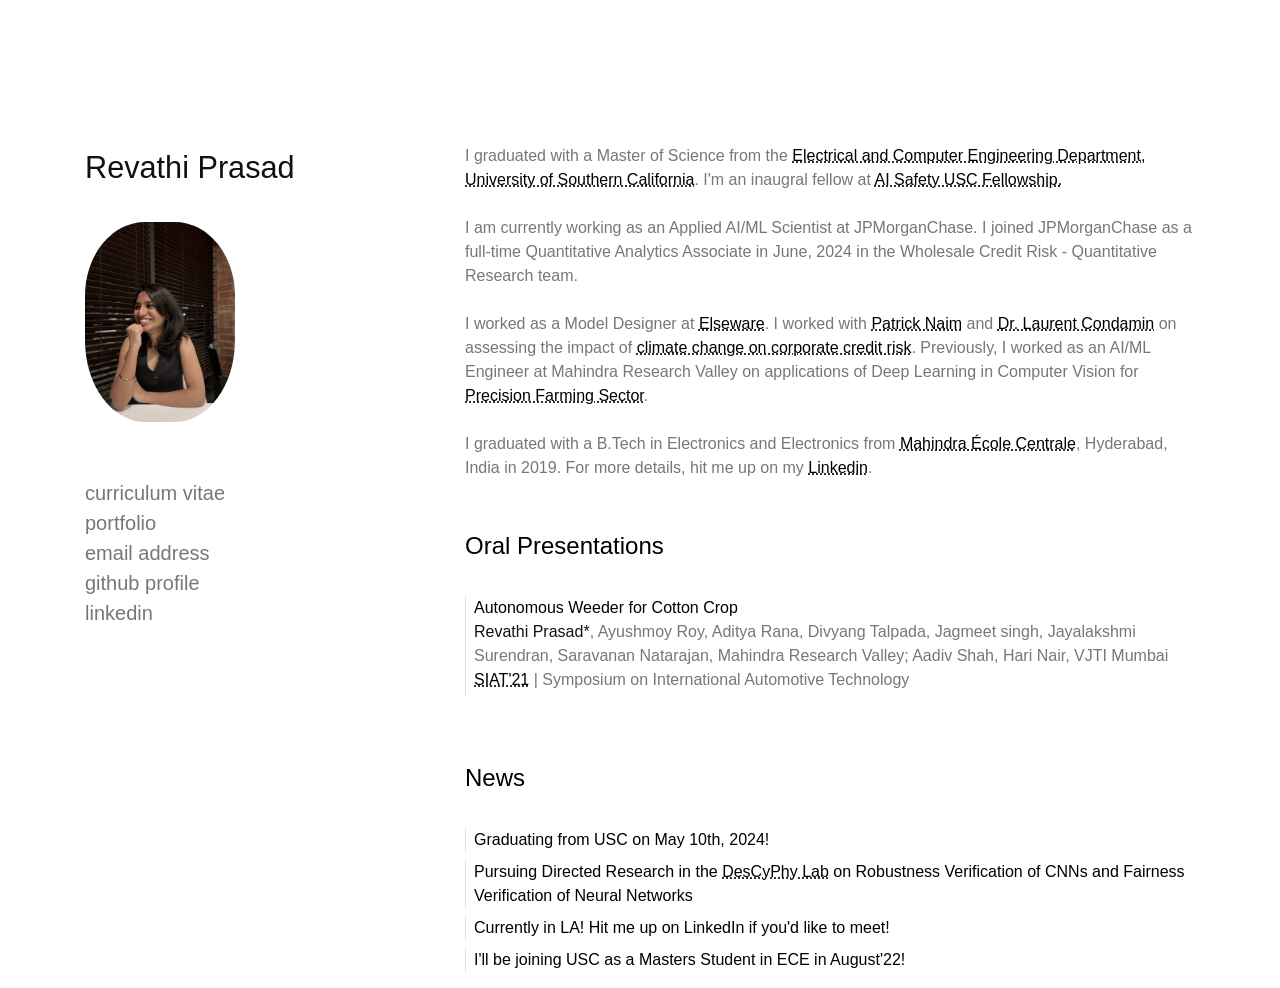
<file: index.html>
<!doctype html>
<html lang="en">
  <head>

    <!-- Required meta tags -->
    <meta charset="utf-8">
    <meta name="viewport" content="width=device-width, initial-scale=1, shrink-to-fit=no">
    <!--<meta name="description" content="AI Center Fellow, Microsoft Research India">-->
    <meta name="author" content="Revathi Prasad">
    <meta name="theme-color" content="#222222">

    <!--<link rel="apple-touch-icon" sizes="180x180" href="images/nicons/AppleIcon.png">
    <link rel="icon" type="image/png" sizes="32x32" href="images/nicons/AppleIcon_32x32.png">
    <link rel="icon" type="image/png" sizes="16x16" href="images/nicons/AppleIcon_16x16.png">-->

    <!-- Bootstrap CSS -->
    <link rel="stylesheet" href="https://stackpath.bootstrapcdn.com/bootstrap/4.4.1/css/bootstrap.min.css" integrity="sha384-Vkoo8x4CGsO3+Hhxv8T/Q5PaXtkKtu6ug5TOeNV6gBiFeWPGFN9MuhOf23Q9Ifjh" crossorigin="anonymous">
    <link rel="stylesheet" href="assets/style-3.css">
      
    <title>Revathi Prasad</title>
  </head>
  <body>
    <!-- <h1>Hello, world!</h1> -->
    <div class="container pt-5 allstuffp">
        <div class="row pt-5 allstuff">
            <div class="col-md-4 pt-5">
                <div class="fixed-posi">
                <p class="name">Revathi Prasad</p>
                <img src="images/IMG_1206.jpeg" class="profilepic pt-3 pb-2">
                <div class="pt-5 menur"><a class="menulink" target="_blank" href="assets/Prasad, Revathi CV.pdf">curriculum vitae</a></div>
                <div class=""><a class="menulink" href="portfolio.html">portfolio</a></div>
                <!--<div class=""><a class="menulink" target="_blank" href="https://scholar.google.com/citations?user=HsyMg08AAAAJ">google scholar</a></div>-->
                <div class=""><a class="menulink" target="_blank" href="mailto:revathi.9781@gmail.com">email address</a></div>
                <div class=""><a class="menulink" target="_blank" href="https://github.com/revathi-prasad">github profile</a></div>
                <div class=""><a class="menulink" target="_blank" href="https://www.linkedin.com/in/revathi-prasad/">linkedin</a></div>
                <!--<div class=""><a class="menulink" target="_blank" href="https://twitter.com/sebastinsanty">twitter</a></div>-->
                

                <!-- <div class="pt-5">usercontext</div> -->
                <!-- <div class="">travel history</div> -->
                <!-- <div class="">this template</div> -->
                </div>
        </div>
            <div class="col-md-8 pt-5 about">
              I graduated with a Master of Science from the <a class="in-text" href="https://minghsiehece.usc.edu" target="_blank">Electrical and Computer Engineering Department, University of Southern California</a>. I'm an inaugral fellow at <a class="in-text" href="https://www.aisafetyusc.com" target="_blank">AI Safety USC Fellowship.</a>
              <br><br>

              I am currently working as an Applied AI/ML Scientist at JPMorganChase. I joined JPMorganChase as a full-time Quantitative Analytics Associate in June, 2024 in the Wholesale Credit Risk - Quantitative Research team. <br><br>
              
              I worked as a Model Designer at <a class="in-text" href="https://www.elseware.fr/consulting" target="_blank">Elseware</a>. I worked with <a class="in-text"
                     href="https://www.researchgate.net/profile/Patrick-Naim" target="_blank">Patrick Naim</a> and <a class="in-text" href="https://www.researchgate.net/profile/Laurent-Condamin"
                     target="_blank">Dr. Laurent Condamin</a> on assessing the impact of <a class="in-text" href="https://www.elseware.fr/research"
                     target="_blank">climate change on corporate credit risk</a>. Previously, I worked as an AI/ML Engineer at Mahindra Research Valley on applications of Deep Learning in Computer Vision for 
                     <a class="in-text" href="https://www.mahindra.com/news-room/press-release/mahindra-and-mahindra-unveils-unique-precision-farming-solutions-at-agritechnica-2019" target="_blank">Precision Farming Sector</a>.<br> <br> 

                 I graduated with a B.Tech in Electronics and Electronics from <a class="in-text"
                     href="https://www.mahindraecolecentrale.edu.in" target="_blank">Mahindra École Centrale</a>, Hyderabad, India in 2019. For more
                 details, <!--check my <a class="in-text" href="assets/sebastin_cv.pdf" target="_blank">CV</a> or --> hit me up
                 on my <a class="in-text" href="https://www.linkedin.com/in/revathi-prasad/">Linkedin</a>.

                 <p class="header pt-5">Oral Presentations</p>
                 <div class="py-2">
                 <p class="paper my-2 pl-2">
                     <span class="papertitle">Autonomous Weeder for Cotton Crop</span><br>
                     <span class="thisauthor">Revathi Prasad*</span>, Ayushmoy Roy, Aditya Rana, Divyang Talpada, Jagmeet singh, Jayalakshmi Surendran, Saravanan Natarajan, Mahindra Research Valley; Aadiv Shah, Hari Nair, VJTI Mumbai
                     <span class="conf"><a class="confshort" href="https://siat.araiindia.com">SIAT'21</a> | Symposium on International Automotive Technology</span><br>
                   
                 </p>
                </div>
              

             <p class="header pt-5">News</p>
             <div class="py-2">
             <p class="paper my-2 pl-2">
             <span class="papertitle">Graduating from USC on May 10th, 2024!</span><br>
             </p>
             <p class="paper my-2 pl-2">
             <span class="papertitle">Pursuing Directed Research in the <a class="in-text" href="https://descyphy.usc.edu" target="_blank">DesCyPhy Lab</a> on Robustness Verification of CNNs and Fairness Verification of Neural Networks</span><br>
             </p>
             <p class="paper my-2 pl-2">
             <span class="papertitle">Currently in LA! Hit me up on LinkedIn if you'd like to meet!</span><br>
             </p>
             <p class="paper my-2 pl-2">
             <span class="papertitle">I'll be joining USC as a Masters Student in ECE in August'22!</span><br>
             </p>
             </div>
              
            </div>
        </div>
    </div>

    <!-- Optional JavaScript -->
    <!-- jQuery first, then Popper.js, then Bootstrap JS -->
    <script src="https://code.jquery.com/jquery-3.4.1.slim.min.js" integrity="sha384-J6qa4849blE2+poT4WnyKhv5vZF5SrPo0iEjwBvKU7imGFAV0wwj1yYfoRSJoZ+n" crossorigin="anonymous"></script>
    <script src="https://cdn.jsdelivr.net/npm/popper.js@1.16.0/dist/umd/popper.min.js" integrity="sha384-Q6E9RHvbIyZFJoft+2mJbHaEWldlvI9IOYy5n3zV9zzTtmI3UksdQRVvoxMfooAo" crossorigin="anonymous"></script>
    <script src="https://stackpath.bootstrapcdn.com/bootstrap/4.4.1/js/bootstrap.min.js" integrity="sha384-wfSDF2E50Y2D1uUdj0O3uMBJnjuUD4Ih7YwaYd1iqfktj0Uod8GCExl3Og8ifwB6" crossorigin="anonymous"></script>
    <script src="assets/style-3.js"></script>
</body>
</html>
</file>
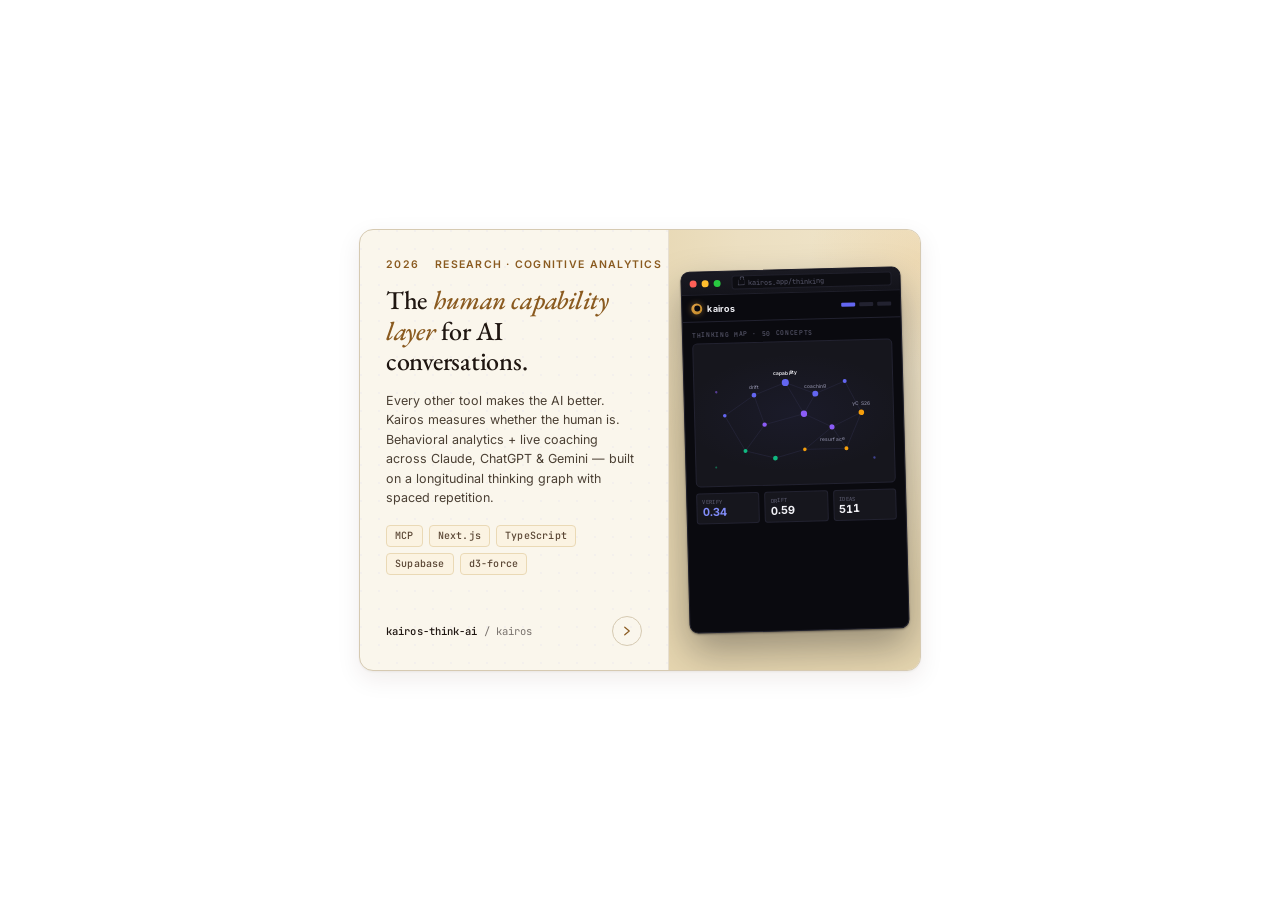
<file: cards/KairosCard.html>
<!doctype html>
<html lang="en">
<head>
<meta charset="utf-8">
<title>Kairos — portfolio card</title>
<link rel="preconnect" href="https://fonts.googleapis.com">
<link rel="preconnect" href="https://fonts.gstatic.com" crossorigin>
<link href="https://fonts.googleapis.com/css2?family=EB+Garamond:ital,wght@0,400;0,500;0,600;1,400&family=Inter:wght@400;500;600;700&family=JetBrains+Mono:wght@400;500&display=swap" rel="stylesheet">
<style>
  :root {
    --ink: #1f1611;
    --paper: #faf6ec;
    --paper-deep: #f4ecdc;
    --muted: #78716c;
    --border: #e7dfd0;
    --border-strong: #d6cab2;

    /* Kairos accents (lifted from packages/web/src/app/globals.css) */
    --kairos-gold: #E5A54B;
    --kairos-gold-hover: #F0B560;
    --kairos-indigo: #6366F1;
    --kairos-indigo-soft: #818CF8;
    --kairos-bg: #0A0A0F;
    --kairos-surface: #16161D;
    --kairos-elevated: #1C1C25;
    --kairos-border: #2A2A38;
    --kairos-border-subtle: #222230;
    --kairos-text: #F0F0F5;
    --kairos-text-2: #8888A0;
    --kairos-text-3: #555568;

    --shadow-card: 0 1px 2px rgba(60,30,10,0.05), 0 8px 24px rgba(60,30,10,0.08);
    --shadow-card-hover: 0 2px 4px rgba(60,30,10,0.06), 0 18px 40px rgba(60,30,10,0.14);
    --shadow-window: 0 1px 2px rgba(0,0,0,0.4), 0 18px 38px rgba(10,10,15,0.35);
  }

  html, body {
    margin: 0;
    background: #ffffff;
    min-height: 100vh;
    display: grid;
    place-items: center;
    font-family: "Inter", -apple-system, system-ui, sans-serif;
    color: var(--ink);
    -webkit-font-smoothing: antialiased;
  }

  .pcard {
    --w: 560px;
    --h: 440px;
    width: var(--w);
    height: var(--h);
    display: grid;
    grid-template-columns: 1fr 252px;
    background: var(--paper);
    border: 1px solid var(--border-strong);
    border-radius: 14px;
    box-shadow: var(--shadow-card);
    overflow: hidden;
    text-decoration: none;
    color: inherit;
    position: relative;
    isolation: isolate;
    transition: transform .35s cubic-bezier(.2,.7,.2,1),
                box-shadow .35s cubic-bezier(.2,.7,.2,1),
                border-color .35s ease;
  }
  .pcard:hover {
    transform: translateY(-3px);
    box-shadow: var(--shadow-card-hover);
    border-color: #b8a47e;
  }

  .pcard::before {
    content: "";
    position: absolute;
    inset: 0;
    background-image:
      radial-gradient(circle at 1px 1px, rgba(99,102,241,0.04) 1px, transparent 0);
    background-size: 18px 18px;
    pointer-events: none;
    z-index: 0;
  }

  .pcard-left {
    position: relative;
    z-index: 1;
    padding: 28px 26px 24px;
    display: flex;
    flex-direction: column;
    justify-content: center;
    gap: 14px;
    min-width: 0;
  }

  .meta {
    display: flex;
    align-items: center;
    gap: 8px;
    font-family: "Inter", sans-serif;
    font-size: 10.5px;
    font-weight: 600;
    letter-spacing: 0.12em;
    text-transform: uppercase;
    color: #8a5a1f;
    white-space: nowrap;
  }
  .meta .dot {
    width: 4px; height: 4px; border-radius: 50%;
    background: #c08a3a;
    opacity: 0.6;
  }

  .title {
    font-family: "EB Garamond", "Iowan Old Style", Georgia, serif;
    font-weight: 500;
    font-size: 26px;
    line-height: 1.18;
    letter-spacing: -0.01em;
    color: var(--ink);
    margin: 0;
    text-wrap: pretty;
  }
  .title em {
    font-style: italic;
    color: #8a5a1f;
  }

  .sub {
    font-family: "Inter", sans-serif;
    font-size: 12.5px;
    line-height: 1.55;
    color: #4a3f33;
    margin: 0;
    text-wrap: pretty;
  }

  .chips {
    display: flex;
    flex-wrap: wrap;
    gap: 6px;
    margin-top: 4px;
  }
  .tchip {
    font-family: "JetBrains Mono", monospace;
    font-size: 10px;
    font-weight: 500;
    letter-spacing: 0.02em;
    color: #5a4634;
    background: #fbf3e2;
    border: 1px solid #ead9b5;
    padding: 4px 8px;
    border-radius: 4px;
    line-height: 1.2;
    white-space: nowrap;
  }

  .pcard-foot {
    margin-top: auto;
    display: flex;
    align-items: center;
    justify-content: space-between;
    padding-top: 14px;
  }
  .repo {
    font-family: "JetBrains Mono", monospace;
    font-size: 10.5px;
    color: var(--muted);
    letter-spacing: 0.01em;
  }
  .repo strong { color: var(--ink); font-weight: 500; }
  .arrow {
    width: 28px; height: 28px;
    border-radius: 50%;
    border: 1px solid var(--border-strong);
    display: grid; place-items: center;
    color: #8a5a1f;
    transition: transform .35s cubic-bezier(.2,.7,.2,1),
                background .35s ease, color .35s ease, border-color .35s ease;
  }
  .pcard:hover .arrow {
    background: var(--kairos-gold);
    border-color: var(--kairos-gold);
    color: #fff;
    transform: translateX(2px);
  }
  .arrow svg { width: 12px; height: 12px; }

  .pcard-right {
    position: relative;
    z-index: 1;
    background:
      radial-gradient(120% 80% at 100% 0%, #f0e6cc 0%, #ecdfc1 60%, #e6d6b0 100%);
    border-left: 1px solid var(--border);
    display: grid;
    place-items: center;
    overflow: hidden;
    padding: 0;
  }

  .pcard-right::before {
    content: "";
    position: absolute;
    width: 240px; height: 240px;
    right: -120px; top: -90px;
    border-radius: 50%;
    background: radial-gradient(circle, rgba(229,165,75,0.18) 0%, transparent 65%);
    pointer-events: none;
  }

  .win {
    width: 218px;
    height: 360px;
    background: var(--kairos-bg);
    border-radius: 9px;
    box-shadow: var(--shadow-window);
    overflow: hidden;
    transform: rotate(-1.5deg);
    transition: transform .55s cubic-bezier(.2,.7,.2,1);
    display: flex;
    flex-direction: column;
    border: 1px solid #1f1f2a;
  }
  .pcard:hover .win {
    transform: rotate(0deg) translateY(-2px);
  }

  .win-chrome {
    height: 22px;
    background: linear-gradient(180deg, #1a1a22 0%, #14141b 100%);
    border-bottom: 1px solid #1f1f2a;
    display: flex;
    align-items: center;
    padding: 0 8px;
    gap: 5px;
    flex: 0 0 auto;
  }
  .traffic { width: 7px; height: 7px; border-radius: 50%; }
  .traffic.r { background: #ff5f57; }
  .traffic.y { background: #ffbd2e; }
  .traffic.g { background: #28c840; }
  .url {
    flex: 1;
    margin-left: 6px;
    height: 12px;
    background: #0d0d12;
    border: 1px solid #1f1f2a;
    border-radius: 3px;
    font-family: "JetBrains Mono", monospace;
    font-size: 7px;
    color: var(--kairos-text-3);
    padding: 0 5px;
    display: flex;
    align-items: center;
    gap: 3px;
    line-height: 1;
  }
  .url .lock {
    width: 5px; height: 5px;
    border: 0.8px solid #555568;
    border-radius: 1px;
    border-top: none;
    position: relative;
  }
  .url .lock::before {
    content: "";
    position: absolute;
    top: -3px; left: 0.6px;
    width: 3px; height: 3px;
    border: 0.8px solid #555568;
    border-bottom: none;
    border-radius: 2px 2px 0 0;
  }

  .app-head {
    height: 26px;
    padding: 0 9px;
    display: flex;
    align-items: center;
    justify-content: space-between;
    border-bottom: 1px solid var(--kairos-border-subtle);
    flex: 0 0 auto;
  }
  .brand { display: flex; align-items: center; gap: 5px; }
  .brand-mark {
    width: 11px; height: 11px;
    border-radius: 50%;
    background:
      radial-gradient(circle at 35% 35%, var(--kairos-gold) 0%, #b8821f 100%);
    box-shadow: 0 0 6px rgba(229,165,75,0.45);
    position: relative;
  }
  .brand-mark::after {
    content: "";
    position: absolute;
    inset: 2.5px;
    border-radius: 50%;
    background: var(--kairos-bg);
  }
  .brand-name {
    font-family: "Inter", sans-serif;
    font-size: 9px;
    font-weight: 700;
    letter-spacing: 0.02em;
    color: var(--kairos-text);
  }
  .nav-dots { display: flex; gap: 4px; }
  .nav-dot {
    width: 14px; height: 4px;
    border-radius: 1px;
    background: var(--kairos-border-subtle);
  }
  .nav-dot.active { background: var(--kairos-indigo); }

  .section-label {
    padding: 8px 9px 4px;
    font-family: "JetBrains Mono", monospace;
    font-size: 6.5px;
    font-weight: 500;
    letter-spacing: 0.10em;
    text-transform: uppercase;
    color: var(--kairos-text-3);
    flex: 0 0 auto;
  }

  .graph {
    position: relative;
    margin: 0 9px;
    height: 142px;
    background:
      radial-gradient(ellipse 80% 60% at 50% 50%, rgba(99,102,241,0.06) 0%, transparent 70%),
      var(--kairos-surface);
    border: 1px solid var(--kairos-border-subtle);
    border-radius: 5px;
    overflow: hidden;
    flex: 0 0 auto;
  }
  .graph svg { display: block; width: 100%; height: 100%; }

  .edge {
    stroke: #2a2a40;
    stroke-width: 0.7;
    fill: none;
    transition: stroke 0.5s ease;
    stroke-opacity: 0.85;
  }
  .pcard:hover .edge { stroke: #3d3d5c; }

  .node { transition: r 0.4s cubic-bezier(.2,.7,.2,1), filter 0.4s ease; }
  .node.c-indigo { fill: var(--kairos-indigo); }
  .node.c-emerald { fill: #10B981; }
  .node.c-purple { fill: #8B5CF6; }
  .node.c-amber { fill: #F59E0B; }

  .pcard:hover .node.pulse {
    filter: drop-shadow(0 0 3px var(--kairos-indigo))
            drop-shadow(0 0 1px var(--kairos-indigo));
  }
  .pcard:hover .node.pulse-gold {
    filter: drop-shadow(0 0 4px var(--kairos-gold))
            drop-shadow(0 0 1.5px var(--kairos-gold));
  }
  .node.grow {
    transform-origin: center;
    transform-box: fill-box;
    transition: r 0.6s cubic-bezier(.2,.7,.2,1) 0.15s,
                filter 0.4s ease;
  }
  .pcard:hover .node.grow { r: 5; }

  .node-label {
    font-family: "Inter", sans-serif;
    font-size: 5px;
    font-weight: 500;
    fill: var(--kairos-text-2);
    letter-spacing: 0.02em;
  }
  .node-label.primary { fill: var(--kairos-text); font-weight: 600; }

  .stats {
    margin: 6px 9px 0;
    display: grid;
    grid-template-columns: 1fr 1fr 1fr;
    gap: 5px;
    flex: 0 0 auto;
  }
  .stat {
    background: var(--kairos-surface);
    border: 1px solid var(--kairos-border-subtle);
    border-radius: 3px;
    padding: 4px 5px 5px;
  }
  .stat-label {
    font-family: "JetBrains Mono", monospace;
    font-size: 5.5px;
    font-weight: 500;
    letter-spacing: 0.06em;
    text-transform: uppercase;
    color: var(--kairos-text-3);
    margin-bottom: 1px;
  }
  .stat-value {
    font-family: "Inter", sans-serif;
    font-size: 11px;
    font-weight: 700;
    color: var(--kairos-text);
    font-variant-numeric: tabular-nums;
    line-height: 1;
  }
  .stat-value.indigo { color: var(--kairos-indigo-soft); }

  .nudge {
    position: absolute;
    left: 9px;
    right: 9px;
    bottom: 8px;
    background: var(--kairos-elevated);
    border: 1px solid var(--kairos-border);
    border-left: 2px solid var(--kairos-gold);
    border-radius: 4px;
    padding: 7px 8px 8px;
    box-shadow: 0 6px 18px rgba(0,0,0,0.5);
    z-index: 5;
    opacity: 0;
    transform: translateY(8px);
    transition: opacity 0.35s ease 0.1s,
                transform 0.45s cubic-bezier(.2,.7,.2,1) 0.1s;
    pointer-events: none;
  }
  .pcard:hover .nudge {
    opacity: 1;
    transform: translateY(0);
  }
  .nudge-tag {
    display: inline-block;
    font-family: "JetBrains Mono", monospace;
    font-size: 5.5px;
    font-weight: 500;
    letter-spacing: 0.10em;
    text-transform: uppercase;
    color: var(--kairos-gold);
    margin-bottom: 3px;
  }
  .nudge-line {
    font-family: "Inter", sans-serif;
    font-size: 7px;
    line-height: 1.4;
    color: var(--kairos-text);
    margin: 0;
  }
  .nudge-line + .nudge-line {
    margin-top: 2px;
    color: var(--kairos-text-2);
    font-style: italic;
    font-size: 6.5px;
  }
  .nudge-line.exp {
    margin-top: 4px;
    padding-top: 4px;
    border-top: 1px solid var(--kairos-border-subtle);
    color: var(--kairos-gold);
    font-style: normal;
    font-size: 6.5px;
    font-weight: 500;
  }
</style>
</head>
<body>

<a class="pcard" href="https://github.com/kairos-think-ai/kairos" target="_blank" rel="noopener noreferrer" aria-label="Kairos on GitHub">

  <div class="pcard-left">
    <div class="meta">
      <span>2026</span>
      <span class="dot"></span>
      <span>Research &middot; Cognitive Analytics</span>
    </div>

    <h2 class="title">The <em>human capability layer</em> for AI conversations.</h2>

    <p class="sub">Every other tool makes the AI better. Kairos measures whether the human is. Behavioral analytics + live coaching across Claude, ChatGPT &amp; Gemini — built on a longitudinal thinking graph with spaced repetition.</p>

    <div class="chips">
      <span class="tchip">MCP</span>
      <span class="tchip">Next.js</span>
      <span class="tchip">TypeScript</span>
      <span class="tchip">Supabase</span>
      <span class="tchip">d3-force</span>
    </div>

    <div class="pcard-foot">
      <div class="repo">
        <strong>kairos&#8209;think&#8209;ai</strong> / kairos
      </div>
      <span class="arrow" aria-hidden="true">
        <svg viewBox="0 0 16 16" fill="none" stroke="currentColor" stroke-width="1.6" stroke-linecap="round" stroke-linejoin="round"><path d="M5 3 L11 8 L5 13"/></svg>
      </span>
    </div>
  </div>

  <div class="pcard-right" aria-hidden="true">
    <div class="win">

      <div class="win-chrome">
        <div class="traffic r"></div>
        <div class="traffic y"></div>
        <div class="traffic g"></div>
        <div class="url"><span class="lock"></span>kairos.app/thinking</div>
      </div>

      <div class="app-head">
        <div class="brand">
          <div class="brand-mark"></div>
          <div class="brand-name">kairos</div>
        </div>
        <div class="nav-dots">
          <div class="nav-dot active"></div>
          <div class="nav-dot"></div>
          <div class="nav-dot"></div>
        </div>
      </div>

      <div class="section-label">Thinking Map · 50 concepts</div>

      <div class="graph">
        <svg viewBox="0 0 200 142" preserveAspectRatio="xMidYMid meet">
          <g>
            <path class="edge" d="M 60,52 L 92,40"></path>
            <path class="edge" d="M 60,52 L 70,82"></path>
            <path class="edge" d="M 92,40 L 122,52"></path>
            <path class="edge" d="M 92,40 L 110,72"></path>
            <path class="edge" d="M 110,72 L 70,82"></path>
            <path class="edge" d="M 110,72 L 138,86"></path>
            <path class="edge" d="M 110,72 L 122,52"></path>
            <path class="edge" d="M 122,52 L 152,40"></path>
            <path class="edge" d="M 138,86 L 152,108"></path>
            <path class="edge" d="M 138,86 L 168,72"></path>
            <path class="edge" d="M 70,82 L 50,108"></path>
            <path class="edge" d="M 50,108 L 80,116"></path>
            <path class="edge" d="M 80,116 L 110,108"></path>
            <path class="edge" d="M 110,108 L 138,86"></path>
            <path class="edge" d="M 152,40 L 168,72"></path>
            <path class="edge" d="M 30,72 L 60,52"></path>
            <path class="edge" d="M 30,72 L 50,108"></path>
            <path class="edge" d="M 168,72 L 152,108"></path>
            <path class="edge" d="M 110,108 L 152,108"></path>
          </g>

          <circle class="node c-indigo grow" cx="92" cy="40" r="3.6"></circle>
          <circle class="node c-indigo" cx="60" cy="52" r="2.4"></circle>
          <circle class="node c-indigo pulse" cx="122" cy="52" r="3.0"></circle>
          <circle class="node c-indigo" cx="152" cy="40" r="2.0"></circle>
          <circle class="node c-indigo" cx="30" cy="72" r="1.8"></circle>

          <circle class="node c-purple" cx="110" cy="72" r="3.2"></circle>
          <circle class="node c-purple" cx="70" cy="82" r="2.2"></circle>
          <circle class="node c-purple" cx="138" cy="86" r="2.6"></circle>

          <circle class="node c-emerald" cx="50" cy="108" r="2.0"></circle>
          <circle class="node c-emerald" cx="80" cy="116" r="2.4"></circle>

          <circle class="node c-amber pulse-gold" cx="168" cy="72" r="2.8"></circle>
          <circle class="node c-amber" cx="152" cy="108" r="2.0"></circle>
          <circle class="node c-amber" cx="110" cy="108" r="1.8"></circle>

          <circle class="node c-indigo" cx="180" cy="118" r="1.2" opacity="0.55"></circle>
          <circle class="node c-purple" cx="22" cy="48" r="1.2" opacity="0.55"></circle>
          <circle class="node c-emerald" cx="20" cy="124" r="1.0" opacity="0.5"></circle>

          <text class="node-label primary" x="92" y="32" text-anchor="middle">capability</text>
          <text class="node-label" x="60" y="46" text-anchor="middle">drift</text>
          <text class="node-label" x="122" y="46" text-anchor="middle">coaching</text>
          <text class="node-label" x="168" y="65" text-anchor="middle">YC&nbsp;S26</text>
          <text class="node-label" x="138" y="100" text-anchor="middle">resurface</text>
        </svg>

        <div class="nudge">
          <div class="nudge-tag">Coach &middot; Pattern</div>
          <p class="nudge-line">Verification rate this session: 0.12</p>
          <p class="nudge-line">Your baseline across 51 conversations: 0.34.</p>
          <p class="nudge-line exp">Last 5 turns accepted without pushback.</p>
        </div>
      </div>

      <div class="stats">
        <div class="stat">
          <div class="stat-label">Verify</div>
          <div class="stat-value indigo">0.34</div>
        </div>
        <div class="stat">
          <div class="stat-label">Drift</div>
          <div class="stat-value">0.59</div>
        </div>
        <div class="stat">
          <div class="stat-label">Ideas</div>
          <div class="stat-value">511</div>
        </div>
      </div>

    </div>
  </div>

</a>

</body>
</html>
</file>
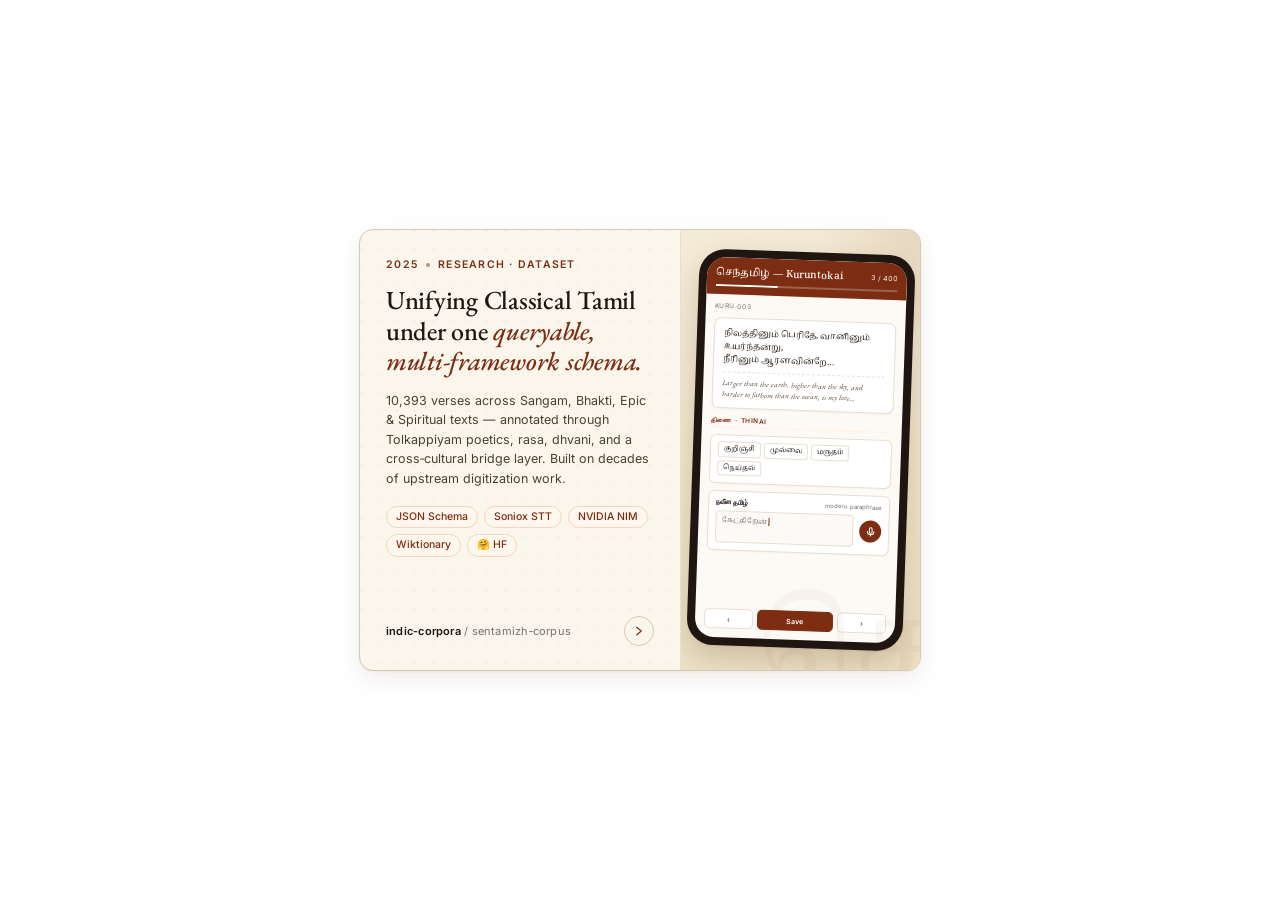
<file: cards/SentamizhCard.html>
<!doctype html>
<html lang="en">
<head>
<meta charset="utf-8">
<title>Sentamizh Corpus — portfolio card</title>
<link rel="preconnect" href="https://fonts.googleapis.com">
<link rel="preconnect" href="https://fonts.gstatic.com" crossorigin>
<link href="https://fonts.googleapis.com/css2?family=EB+Garamond:ital,wght@0,400;0,500;0,600;1,400&family=Inter:wght@400;500;600&family=Noto+Serif+Tamil:wght@400;500&display=swap" rel="stylesheet">
<style>
  :root {
    /* Sentamizh visual DNA, lifted from annotator/index.html */
    --ink: #1f1611;
    --paper: #faf6ec;          /* portfolio cream */
    --paper-deep: #f4ecdc;     /* card surface within paper */
    --accent: #7c2d12;         /* deep burnt sienna */
    --accent-soft: #fff7ed;
    --accent-dim: #a3431f;
    --muted: #78716c;
    --border: #e7dfd0;
    --border-strong: #d6cab2;
    --green: #15803d;
    --shadow-card: 0 1px 2px rgba(60,30,10,0.05), 0 8px 24px rgba(60,30,10,0.08);
    --shadow-card-hover: 0 2px 4px rgba(60,30,10,0.06), 0 18px 40px rgba(60,30,10,0.14);
    --shadow-phone: 0 1px 2px rgba(0,0,0,0.04), 0 12px 28px rgba(60,30,10,0.18);
  }

  /* Demo page chrome — strip these wrappers when embedding into the
     portfolio. The card itself is .pcard. */
  html, body {
    margin: 0;
    background: #ffffff;
    min-height: 100vh;
    display: grid;
    place-items: center;
    font-family: "Inter", -apple-system, system-ui, sans-serif;
    color: var(--ink);
    -webkit-font-smoothing: antialiased;
  }

  /* ─── The card ─────────────────────────────────────────────────────── */
  .pcard {
    --w: 560px;
    --h: 440px;
    width: var(--w);
    height: var(--h);
    display: grid;
    grid-template-columns: 1fr 240px;
    gap: 0;
    background: var(--paper);
    border: 1px solid var(--border-strong);
    border-radius: 14px;
    box-shadow: var(--shadow-card);
    overflow: hidden;
    text-decoration: none;
    color: inherit;
    position: relative;
    isolation: isolate;
    transition: transform .35s cubic-bezier(.2,.7,.2,1),
                box-shadow .35s cubic-bezier(.2,.7,.2,1),
                border-color .35s ease;
  }
  .pcard:hover {
    transform: translateY(-3px);
    box-shadow: var(--shadow-card-hover);
    border-color: var(--accent);
  }

  /* Subtle paper grain — radial dots, very low contrast. */
  .pcard::before {
    content: "";
    position: absolute;
    inset: 0;
    background-image:
      radial-gradient(circle at 1px 1px, rgba(124,45,18,0.045) 1px, transparent 0);
    background-size: 18px 18px;
    pointer-events: none;
    z-index: 0;
  }

  /* ─── Left column ──────────────────────────────────────────────────── */
  .pcard-left {
    position: relative;
    z-index: 1;
    padding: 28px 26px 24px;
    display: flex;
    flex-direction: column;
    justify-content: center;
    gap: 14px;
    min-width: 0;
  }

  .meta {
    display: flex;
    align-items: center;
    gap: 8px;
    font-family: "Inter", sans-serif;
    font-size: 10.5px;
    font-weight: 600;
    letter-spacing: 0.12em;
    text-transform: uppercase;
    color: var(--accent);
    white-space: nowrap;
  }
  .meta .dot {
    width: 4px; height: 4px; border-radius: 50%;
    background: var(--accent);
    opacity: 0.5;
  }

  .title {
    font-family: "EB Garamond", "Iowan Old Style", Georgia, serif;
    font-weight: 500;
    font-size: 26px;
    line-height: 1.18;
    letter-spacing: -0.01em;
    color: var(--ink);
    margin: 0;
    text-wrap: pretty;
  }
  .title em {
    font-style: italic;
    color: var(--accent);
  }

  .sub {
    font-family: "Inter", sans-serif;
    font-size: 12.5px;
    line-height: 1.55;
    color: #4a3f33;
    margin: 0;
    text-wrap: pretty;
  }

  .chips {
    display: flex;
    flex-wrap: wrap;
    gap: 6px;
    margin-top: 4px;
  }
  .tchip {
    font-family: "Inter", sans-serif;
    font-size: 10.5px;
    font-weight: 500;
    color: var(--accent);
    background: #fff7ed;
    border: 1px solid #f0d8b8;
    padding: 4px 9px;
    border-radius: 999px;
    line-height: 1.2;
    white-space: nowrap;
  }

  .pcard-foot {
    margin-top: auto;
    display: flex;
    align-items: center;
    justify-content: space-between;
    padding-top: 14px;
  }
  .repo {
    font-family: "Inter", sans-serif;
    font-size: 11px;
    color: var(--muted);
    letter-spacing: 0.02em;
  }
  .repo strong { color: var(--ink); font-weight: 600; }
  .arrow {
    width: 28px; height: 28px;
    border-radius: 50%;
    border: 1px solid var(--border-strong);
    display: grid; place-items: center;
    color: var(--accent);
    transition: transform .35s cubic-bezier(.2,.7,.2,1),
                background .35s ease, color .35s ease;
  }
  .pcard:hover .arrow {
    background: var(--accent);
    color: #fff;
    transform: translateX(2px);
  }
  .arrow svg { width: 12px; height: 12px; }

  /* ─── Right column: phone mockup ───────────────────────────────────── */
  .pcard-right {
    position: relative;
    z-index: 1;
    background:
      linear-gradient(160deg, #f4ebd6 0%, #ecdfc1 100%);
    border-left: 1px solid var(--border);
    display: grid;
    place-items: center;
    overflow: hidden;
    padding: 0;
  }

  /* Decorative kolam-ish corner stamp */
  .pcard-right::before {
    content: "";
    position: absolute;
    width: 220px; height: 220px;
    right: -110px; top: -110px;
    border-radius: 50%;
    background: radial-gradient(circle, rgba(124,45,18,0.1) 0%, transparent 65%);
    pointer-events: none;
  }
  .pcard-right::after {
    content: "செ";
    position: absolute;
    bottom: -34px; right: -16px;
    font-family: "Noto Serif Tamil", serif;
    font-size: 110px;
    font-weight: 500;
    color: rgba(124,45,18,0.04);
    line-height: 1;
    pointer-events: none;
    user-select: none;
  }

  /* The phone is a fixed-size mock; we scale into available space below. */
  .phone {
    width: 200px;
    height: 380px;
    background: #1f1611;
    border-radius: 26px;
    padding: 8px;
    box-shadow: var(--shadow-phone);
    position: relative;
    transform: rotate(2deg);
    transition: transform .5s cubic-bezier(.2,.7,.2,1);
  }
  .pcard:hover .phone { transform: rotate(0deg) translateY(-2px); }

  .screen {
    width: 100%;
    height: 100%;
    background: #fdfaf6;
    border-radius: 19px;
    overflow: hidden;
    display: flex;
    flex-direction: column;
    font-family: "Inter", sans-serif;
    color: var(--ink);
  }

  /* Topbar — same maroon as annotator */
  .stb {
    background: var(--accent);
    color: #fff;
    padding: 7px 9px 8px;
    flex: 0 0 auto;
  }
  .stb-row {
    display: flex; align-items: center; justify-content: space-between;
    gap: 6px;
  }
  .stb-title {
    font-family: "Noto Serif Tamil", serif;
    font-size: 10px;
    font-weight: 500;
    letter-spacing: 0.01em;
  }
  .stb-prog {
    font-size: 7px;
    opacity: 0.95;
    font-variant-numeric: tabular-nums;
  }
  .stb-bar {
    height: 2px;
    background: rgba(255,255,255,0.25);
    border-radius: 1px;
    margin-top: 4px;
    overflow: hidden;
  }
  .stb-fill {
    height: 100%;
    background: #fff;
    width: 34%;
    transition: width 1.2s ease;
  }

  .scroll {
    flex: 1;
    padding: 8px 9px 9px;
    display: flex;
    flex-direction: column;
    gap: 7px;
    overflow: hidden;
  }

  .vid {
    font-size: 6.5px;
    letter-spacing: 0.08em;
    text-transform: uppercase;
    color: var(--muted);
  }

  /* Verse card */
  .verse {
    background: #fff;
    border: 1px solid var(--border);
    border-radius: 7px;
    padding: 8px 9px;
    box-shadow: 0 1px 2px rgba(0,0,0,0.04);
  }
  .verse-ta {
    font-family: "Noto Serif Tamil", serif;
    font-size: 8.5px;
    line-height: 1.55;
    color: #2a1f15;
    white-space: pre-line;
  }
  .verse-en {
    margin-top: 5px;
    padding-top: 5px;
    border-top: 1px dashed #e7e2dd;
    font-family: "EB Garamond", Georgia, serif;
    font-style: italic;
    font-size: 7.5px;
    line-height: 1.5;
    color: #5a4a3a;
  }

  /* Section header */
  .sect {
    font-size: 6.5px;
    font-weight: 600;
    letter-spacing: 0.08em;
    text-transform: uppercase;
    color: var(--accent);
    border-bottom: 1.5px solid #fff1e1;
    padding-bottom: 2px;
    margin-top: 1px;
  }

  /* Field card */
  .field {
    background: #fff;
    border: 1px solid var(--border);
    border-radius: 6px;
    padding: 6px 7px 7px;
    box-shadow: 0 1px 2px rgba(0,0,0,0.03);
  }
  .field-label {
    font-size: 7px;
    font-weight: 600;
    color: var(--ink);
    margin-bottom: 4px;
    display: flex; justify-content: space-between; align-items: baseline;
  }
  .field-label .en {
    font-weight: 400; font-size: 6px; color: var(--muted);
  }

  .mchips {
    display: flex; flex-wrap: wrap; gap: 3px;
  }
  .mchip {
    font-size: 6.5px;
    padding: 3px 4px;
    border: 1px solid var(--border);
    background: #fff;
    border-radius: 3px;
    color: var(--ink);
    line-height: 1.1;
    transition: background .35s ease, color .35s ease, border-color .35s ease;
    white-space: nowrap;
  }
  .mchip.tam {
    font-family: "Noto Serif Tamil", serif;
    font-size: 7px;
    padding: 3px 5px;
  }
  .mchip.on {
    background: var(--accent);
    border-color: var(--accent);
    color: #fff;
    font-weight: 500;
  }

  /* Mic / transcribe row */
  .mic-row {
    display: flex;
    align-items: center;
    gap: 6px;
  }
  .ta-stub {
    flex: 1;
    height: 22px;
    border: 1px solid var(--border);
    background: #fcfaf7;
    border-radius: 4px;
    padding: 4px 6px;
    font-family: "Noto Serif Tamil", serif;
    font-size: 7px;
    color: var(--muted);
    overflow: hidden;
    position: relative;
  }
  .ta-stub .caret {
    display: inline-block;
    width: 1px; height: 8px;
    background: var(--accent);
    vertical-align: middle;
    margin-left: 1px;
    animation: caret 1s steps(2) infinite;
  }
  @keyframes caret { 50% { opacity: 0; } }

  .mic {
    width: 22px; height: 22px;
    border-radius: 50%;
    background: var(--accent);
    color: #fff;
    display: grid; place-items: center;
    flex-shrink: 0;
    box-shadow: 0 1px 2px rgba(0,0,0,0.1);
    position: relative;
  }
  .mic svg { width: 11px; height: 11px; }
  .mic::before {
    content: "";
    position: absolute;
    inset: -2px;
    border-radius: 50%;
    border: 1.5px solid var(--accent);
    opacity: 0;
    animation: micpulse 2.4s cubic-bezier(.4,0,.6,1) infinite;
  }
  @keyframes micpulse {
    0%   { transform: scale(0.85); opacity: 0; }
    20%  { opacity: 0.5; }
    100% { transform: scale(1.85); opacity: 0; }
  }

  /* Slow chip cycler — only the .selected chip moves through the row */
  .mchips.cycle .mchip { animation: chip-cycle 8s steps(1) infinite; }
  .mchips.cycle .mchip:nth-child(1) { animation-delay: 0s; }
  .mchips.cycle .mchip:nth-child(2) { animation-delay: -2s; }
  .mchips.cycle .mchip:nth-child(3) { animation-delay: -4s; }
  .mchips.cycle .mchip:nth-child(4) { animation-delay: -6s; }
  @keyframes chip-cycle {
    0%, 24% { background: var(--accent); border-color: var(--accent); color: #fff; }
    25%, 100% { background: #fff; border-color: var(--border); color: var(--ink); }
  }

  /* Bottom nav strip */
  .bnav {
    margin-top: auto;
    display: flex;
    gap: 4px;
    padding-top: 4px;
  }
  .bbtn {
    flex: 1;
    background: #fff;
    border: 1px solid var(--border);
    color: var(--ink);
    border-radius: 5px;
    height: 18px;
    font-size: 7px;
    display: grid; place-items: center;
  }
  .bbtn.primary {
    background: var(--accent);
    border-color: var(--accent);
    color: #fff;
    font-weight: 600;
    flex: 1.6;
  }
</style>
</head>
<body>

<a class="pcard" href="https://github.com/indic-corpora/sentamizh-corpus" target="_blank" rel="noopener noreferrer" aria-label="Sentamizh Corpus on GitHub">

  <!-- LEFT — text block -->
  <div class="pcard-left">
    <div class="meta">
      <span>2025</span>
      <span class="dot"></span>
      <span>Research &middot; Dataset</span>
    </div>

    <h2 class="title">Unifying Classical Tamil under one <em>queryable, multi&#8209;framework schema.</em></h2>

    <p class="sub">10,393 verses across Sangam, Bhakti, Epic &amp; Spiritual texts &mdash; annotated through Tolkappiyam poetics, rasa, dhvani, and a cross&#8209;cultural bridge layer. Built on decades of upstream digitization work.</p>

    <div class="chips">
      <span class="tchip">JSON Schema</span>
      <span class="tchip">Soniox STT</span>
      <span class="tchip">NVIDIA NIM</span>
      <span class="tchip">Wiktionary</span>
      <span class="tchip">🤗 HF</span>
    </div>

    <div class="pcard-foot">
      <div class="repo">
        <strong>indic&#8209;corpora</strong> / sentamizh&#8209;corpus
      </div>
      <span class="arrow" aria-hidden="true">
        <svg viewBox="0 0 16 16" fill="none" stroke="currentColor" stroke-width="1.6" stroke-linecap="round" stroke-linejoin="round"><path d="M5 3 L11 8 L5 13"/></svg>
      </span>
    </div>
  </div>

  <!-- RIGHT — annotator mock -->
  <div class="pcard-right" aria-hidden="true">
    <div class="phone">
      <div class="screen">

        <!-- Topbar -->
        <div class="stb">
          <div class="stb-row">
            <div class="stb-title">செந்தமிழ் — Kuruntokai</div>
            <div class="stb-prog">3 / 400</div>
          </div>
          <div class="stb-bar"><div class="stb-fill"></div></div>
        </div>

        <!-- Body -->
        <div class="scroll">

          <div class="vid">KURU&middot;003</div>

          <div class="verse">
            <div class="verse-ta">நிலத்தினும் பெரிதே, வானினும் உயர்ந்தன்று,
நீரினும் ஆரளவின்றே…</div>
            <div class="verse-en">Larger than the earth, higher than the sky, and harder to fathom than the ocean, is my love…</div>
          </div>

          <div class="sect">திணை · Thinai</div>
          <div class="field">
            <div class="mchips cycle">
              <span class="mchip tam">குறிஞ்சி</span>
              <span class="mchip tam">முல்லை</span>
              <span class="mchip tam">மருதம்</span>
              <span class="mchip tam">நெய்தல்</span>
            </div>
          </div>

          <div class="field">
            <div class="field-label">
              <span>நவீன தமிழ்</span><span class="en">modern paraphrase</span>
            </div>
            <div class="mic-row">
              <div class="ta-stub">கேட்கிறேன்<span class="caret"></span></div>
              <div class="mic">
                <svg viewBox="0 0 24 24" fill="none" stroke="currentColor" stroke-width="2.2" stroke-linecap="round" stroke-linejoin="round"><rect x="9" y="3" width="6" height="12" rx="3"/><path d="M5 11a7 7 0 0 0 14 0"/><path d="M12 18v3"/></svg>
              </div>
            </div>
          </div>

          <div class="bnav">
            <div class="bbtn">‹</div>
            <div class="bbtn primary">Save</div>
            <div class="bbtn">›</div>
          </div>

        </div>
      </div>
    </div>
  </div>

</a>

</body>
</html>
</file>
<file: assets/style-3.css>
.instilogo {
    height: 50px;
    filter: grayscale(20%);
}

a:hover {
    /* font-weight: 400; */
    text-decoration: none;
    transition-duration: 0.3s;
    transition-timing-function: linear;
    /* color: #444; */
}


.noter {
    font-size: 9pt;
}

.tagsep {
    padding: 4px;
}

.tag {
    padding-right: 2px;
}

.confshort {
    font-weight: 300;
}

.conf {
    display: inline-block;
    padding-bottom: 4px;
}

.paper {
    border-left: 1px solid #ddd;
}

.menulink:hover {
    color: #007;
}

.profilepic {
    width: 150px;
    border-radius: 40%;
    filter: grayscale(30%);
}

@media (min-width: 768px) {
    .fixed-posi {
        /* width: 50%;
            margin-left: 50%;
            min-height:100%; */
        position: fixed;
    }
}

@media only screen and (max-width: 900px) {
    .allstuff {
        padding-top: 0px !important;
    }

    .allstuffp {
        padding-top: 0px !important;
    }

    .profilepic {
        width: 150px;
        border-radius: 40%;
        padding-top: 0px !important;
        padding-bottom: 0px !important;
        filter: grayscale(30%);
    }

    .menur {
        padding-top: 18px !important;
    }

}

/* .thisauthor {
          color: #111;
          text-decoration: underline;
    } */
</file>
